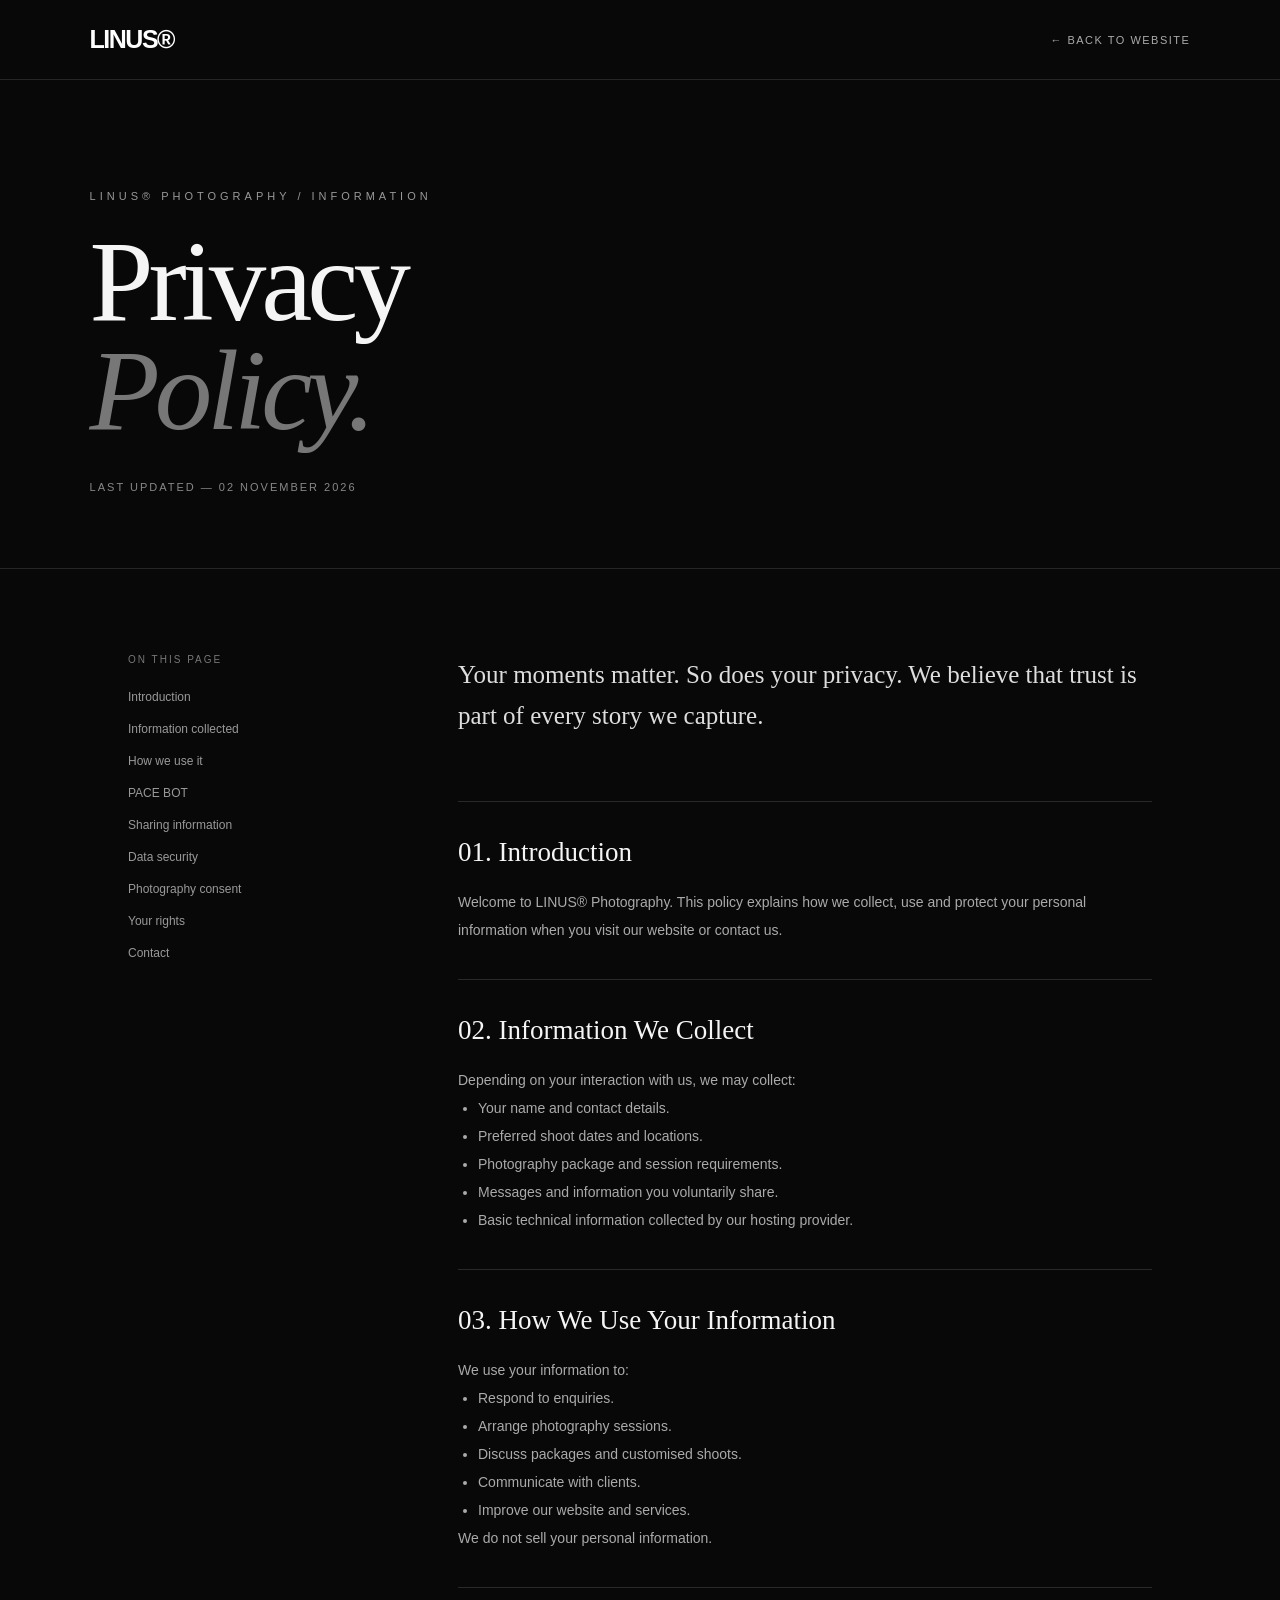
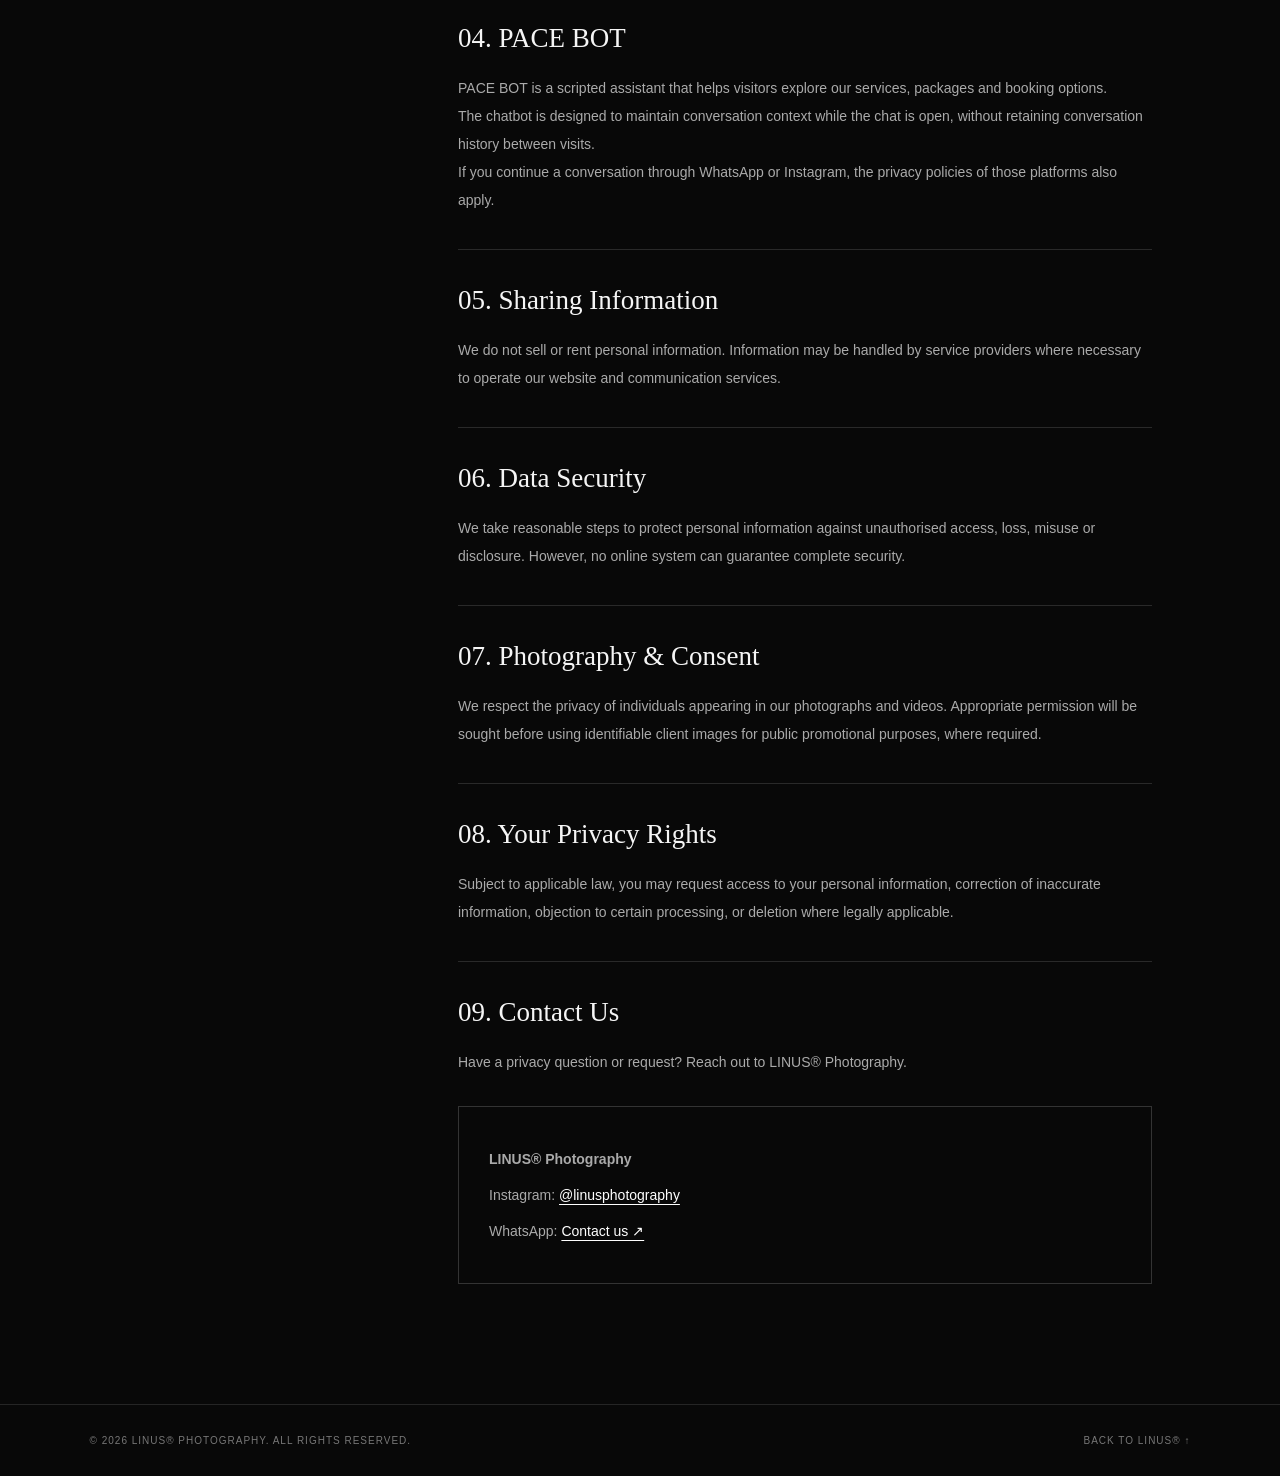
<file: privacypolicy.html>
<!DOCTYPE html>
<html lang="en">

<head>
    <meta charset="UTF-8">
    <meta name="viewport" content="width=device-width, initial-scale=1.0">

    <title>Privacy Policy | LINUS® Photography</title>

    <meta name="description"
        content="Privacy policy for LINUS Photography. Learn how we handle your personal information.">

    <link rel="stylesheet" href="style.css">

    <style>
        /* =================================
           PRIVACY POLICY PAGE
        ================================= */

        * {
            box-sizing: border-box;
        }

        body {
            margin: 0;
            background: #080808;
            color: #f5f5f5;
            font-family: Arial, Helvetica, sans-serif;
        }

        .privacy-header {
            width: 100%;
            padding: 25px 7%;
            display: flex;
            align-items: center;
            justify-content: space-between;
            border-bottom: 1px solid #252525;
        }

        .privacy-logo {
            color: #fff;
            text-decoration: none;
            font-size: 25px;
            font-weight: 800;
            letter-spacing: -1.5px;
        }

        .privacy-back {
            color: #aaa;
            text-decoration: none;
            font-size: 11px;
            letter-spacing: 1.5px;
            transition: color .3s ease;
        }

        .privacy-back:hover {
            color: #fff;
        }

        .privacy-hero {
            padding: 110px 7% 75px;
            border-bottom: 1px solid #252525;
        }

        .privacy-eyebrow {
            color: #999;
            font-size: 11px;
            letter-spacing: 4px;
            margin-bottom: 25px;
        }

        .privacy-hero h1 {
            font-family: Georgia, serif;
            font-size: clamp(55px, 9vw, 115px);
            font-weight: 400;
            letter-spacing: -5px;
            line-height: .95;
            margin: 0;
        }

        .privacy-hero h1 span {
            color: #777;
            font-style: italic;
        }

        .privacy-date {
            margin-top: 35px;
            color: #888;
            font-size: 11px;
            letter-spacing: 2px;
        }

        .privacy-layout {
            display: grid;
            grid-template-columns: 240px 1fr;
            gap: 90px;
            padding: 85px 10%;
            max-width: 1450px;
            margin: auto;
        }

        .privacy-sidebar {
            position: sticky;
            top: 40px;
            align-self: start;
        }

        .privacy-sidebar p {
            color: #777;
            font-size: 10px;
            letter-spacing: 2px;
            margin-bottom: 25px;
        }

        .privacy-sidebar a {
            display: block;
            color: #999;
            text-decoration: none;
            font-size: 12px;
            margin: 18px 0;
            transition: color .3s ease;
        }

        .privacy-sidebar a:hover {
            color: #fff;
        }

        .privacy-content {
            max-width: 760px;
        }

        .privacy-intro {
            font-family: Georgia, serif;
            font-size: 25px;
            line-height: 1.65;
            color: #ddd;
            margin: 0 0 65px;
        }

        .privacy-section {
            padding: 35px 0;
            border-top: 1px solid #292929;
            scroll-margin-top: 35px;
        }

        .privacy-section h2 {
            font-family: Georgia, serif;
            font-size: 27px;
            font-weight: 400;
            margin: 0 0 20px;
        }

        .privacy-section p,
        .privacy-section li {
            color: #aaa;
            font-size: 14px;
            line-height: 2;
        }

        .privacy-section ul {
            padding-left: 20px;
        }

        .privacy-section a {
            color: #fff;
            text-decoration: underline;
            text-underline-offset: 4px;
        }

        .privacy-contact {
            margin-top: 30px;
            padding: 30px;
            border: 1px solid #333;
        }

        .privacy-contact p {
            margin: 8px 0;
        }

        .privacy-footer {
            padding: 30px 7%;
            border-top: 1px solid #252525;
            display: flex;
            justify-content: space-between;
            align-items: center;
            gap: 20px;
        }

        .privacy-footer p,
        .privacy-footer a {
            color: #777;
            font-size: 10px;
            letter-spacing: 1px;
            text-decoration: none;
        }

        .privacy-footer a:hover {
            color: #fff;
        }

        @media (max-width: 800px) {
            .privacy-layout {
                grid-template-columns: 1fr;
                gap: 40px;
                padding: 55px 7%;
            }

            .privacy-sidebar {
                position: static;
                display: none;
            }

            .privacy-hero {
                padding: 85px 7% 60px;
            }

            .privacy-hero h1 {
                letter-spacing: -3px;
            }

            .privacy-intro {
                font-size: 21px;
            }

            .privacy-footer {
                flex-direction: column;
                align-items: flex-start;
            }
        }

        @media (prefers-reduced-motion: reduce) {
            *,
            *::before,
            *::after {
                scroll-behavior: auto !important;
                transition: none !important;
            }
        }
    </style>

</head>

<body>

    <!-- HEADER -->

    <header class="privacy-header">

        <a href="index.html#home" class="privacy-logo">
            LINUS®
        </a>

        <a href="index.html" class="privacy-back">
            ← BACK TO WEBSITE
        </a>

    </header>


    <!-- HERO -->

    <section class="privacy-hero">

        <p class="privacy-eyebrow">
            LINUS® PHOTOGRAPHY / INFORMATION
        </p>

        <h1>
            Privacy<br>
            <span>Policy.</span>
        </h1>

        <p class="privacy-date">
            LAST UPDATED — 02 NOVEMBER 2026
        </p>

    </section>


    <!-- POLICY CONTENT -->

    <main class="privacy-layout">

        <aside class="privacy-sidebar">

            <p>ON THIS PAGE</p>

            <a href="#introduction">Introduction</a>
            <a href="#collection">Information collected</a>
            <a href="#usage">How we use it</a>
            <a href="#chatbot">PACE BOT</a>
            <a href="#sharing">Sharing information</a>
            <a href="#security">Data security</a>
            <a href="#photography">Photography consent</a>
            <a href="#rights">Your rights</a>
            <a href="#contact">Contact</a>

        </aside>


        <div class="privacy-content">

            <p class="privacy-intro">
                Your moments matter. So does your privacy.
                We believe that trust is part of every story
                we capture.
            </p>


            <section class="privacy-section" id="introduction">
                <h2>01. Introduction</h2>

                <p>
                    Welcome to LINUS® Photography. This policy explains
                    how we collect, use and protect your personal
                    information when you visit our website or contact us.
                </p>
            </section>


            <section class="privacy-section" id="collection">
                <h2>02. Information We Collect</h2>

                <p>Depending on your interaction with us, we may collect:</p>

                <ul>
                    <li>Your name and contact details.</li>
                    <li>Preferred shoot dates and locations.</li>
                    <li>Photography package and session requirements.</li>
                    <li>Messages and information you voluntarily share.</li>
                    <li>Basic technical information collected by our hosting provider.</li>
                </ul>
            </section>


            <section class="privacy-section" id="usage">
                <h2>03. How We Use Your Information</h2>

                <p>We use your information to:</p>

                <ul>
                    <li>Respond to enquiries.</li>
                    <li>Arrange photography sessions.</li>
                    <li>Discuss packages and customised shoots.</li>
                    <li>Communicate with clients.</li>
                    <li>Improve our website and services.</li>
                </ul>

                <p>We do not sell your personal information.</p>
            </section>


            <section class="privacy-section" id="chatbot">
                <h2>04. PACE BOT</h2>

                <p>
                    PACE BOT is a scripted assistant that helps visitors
                    explore our services, packages and booking options.
                </p>

                <p>
                    The chatbot is designed to maintain conversation
                    context while the chat is open, without retaining
                    conversation history between visits.
                </p>

                <p>
                    If you continue a conversation through WhatsApp
                    or Instagram, the privacy policies of those
                    platforms also apply.
                </p>
            </section>


            <section class="privacy-section" id="sharing">
                <h2>05. Sharing Information</h2>

                <p>
                    We do not sell or rent personal information.
                    Information may be handled by service providers
                    where necessary to operate our website and
                    communication services.
                </p>
            </section>


            <section class="privacy-section" id="security">
                <h2>06. Data Security</h2>

                <p>
                    We take reasonable steps to protect personal
                    information against unauthorised access, loss,
                    misuse or disclosure. However, no online system
                    can guarantee complete security.
                </p>
            </section>


            <section class="privacy-section" id="photography">
                <h2>07. Photography & Consent</h2>

                <p>
                    We respect the privacy of individuals appearing
                    in our photographs and videos. Appropriate
                    permission will be sought before using identifiable
                    client images for public promotional purposes,
                    where required.
                </p>
            </section>


            <section class="privacy-section" id="rights">
                <h2>08. Your Privacy Rights</h2>

                <p>
                    Subject to applicable law, you may request access
                    to your personal information, correction of
                    inaccurate information, objection to certain
                    processing, or deletion where legally applicable.
                </p>
            </section>


            <section class="privacy-section" id="contact">
                <h2>09. Contact Us</h2>

                <p>
                    Have a privacy question or request?
                    Reach out to LINUS® Photography.
                </p>

                <div class="privacy-contact">

                    <p><strong>LINUS® Photography</strong></p>

                   

                    <p>
                        Instagram:
                        <a href="https://www.instagram.com/_linusphotography/"
                           target="_blank" rel="noopener noreferrer">
                            @linusphotography
                        </a>
                    </p>

                    <p>
                        WhatsApp:
                        <a href="https://wa.me/254768810218">
                            Contact us ↗
                        </a>
                    </p>

                </div>

            </section>

        </div>

    </main>


    <!-- FOOTER -->

    <footer class="privacy-footer">

        <p>© 2026 LINUS® PHOTOGRAPHY. ALL RIGHTS RESERVED.</p>

        <a href="index.html">BACK TO LINUS® ↑</a>

    </footer>

</body>
</html>
</file>
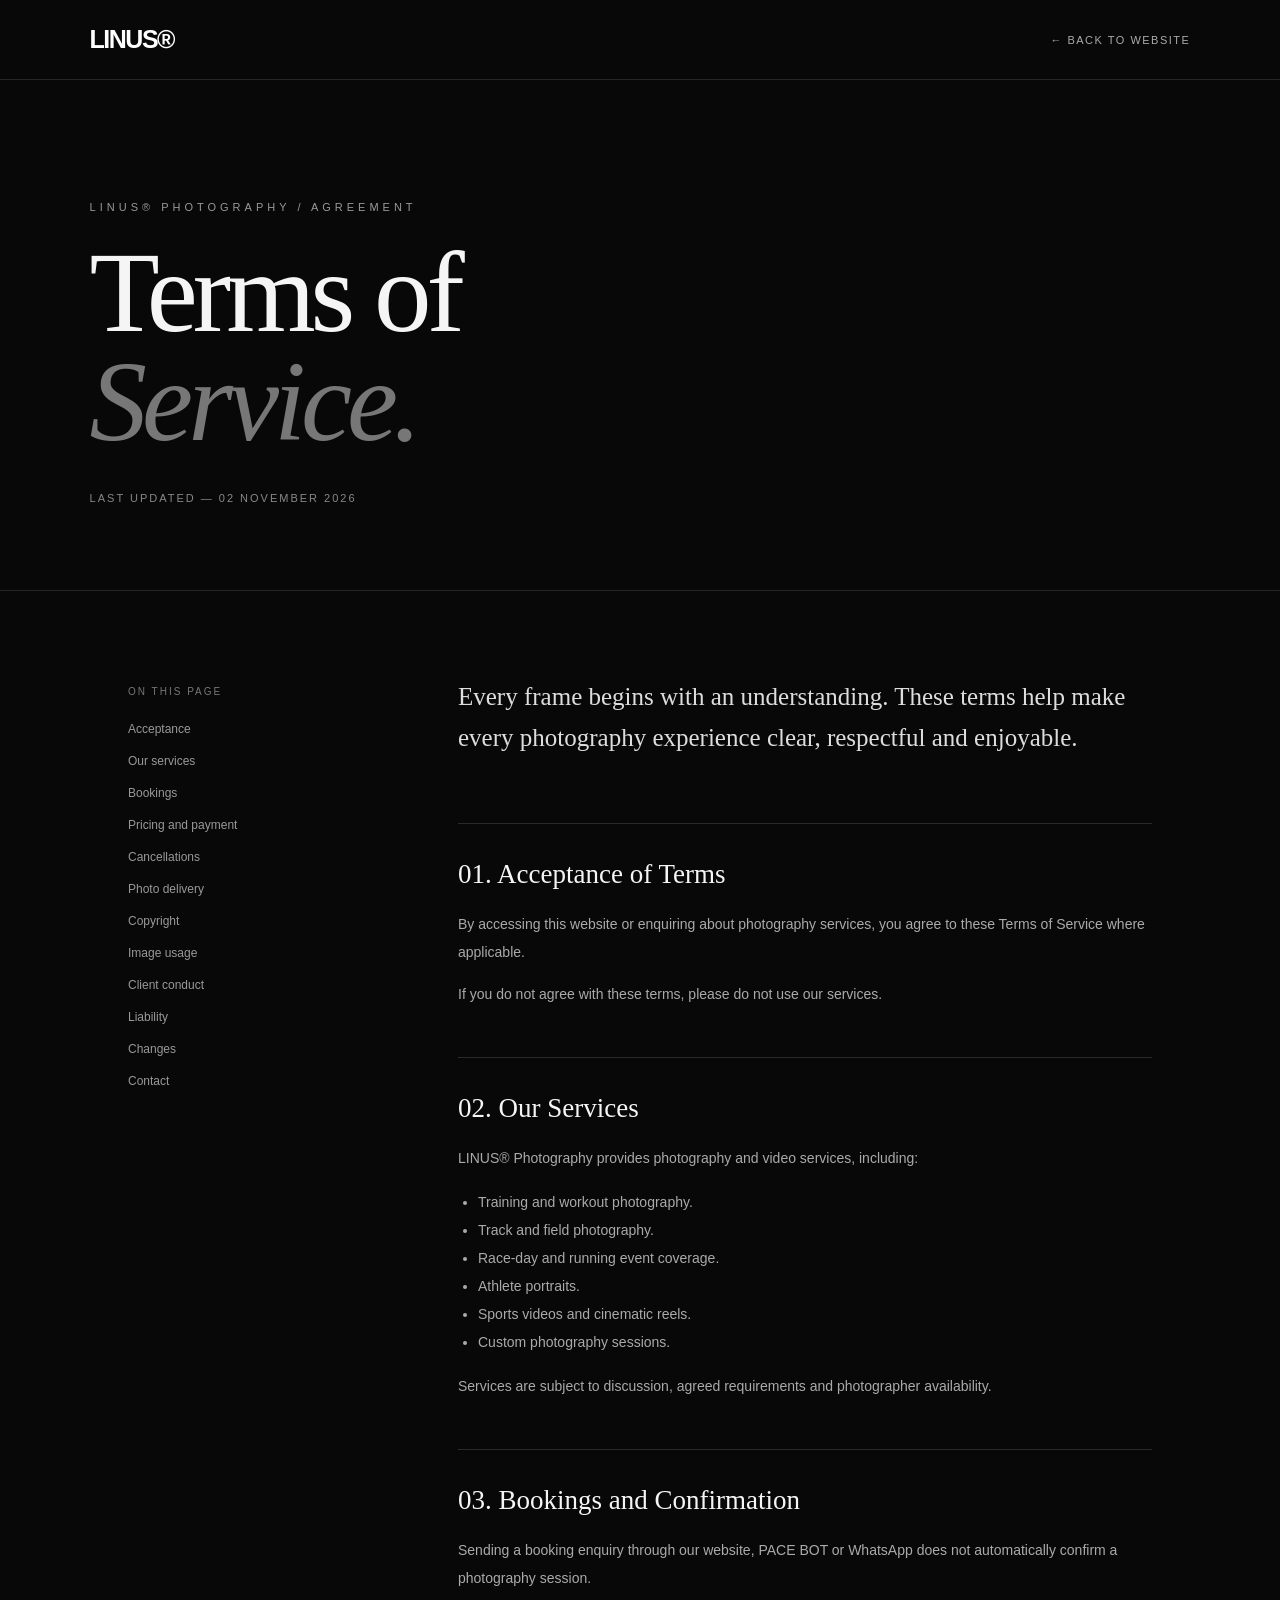
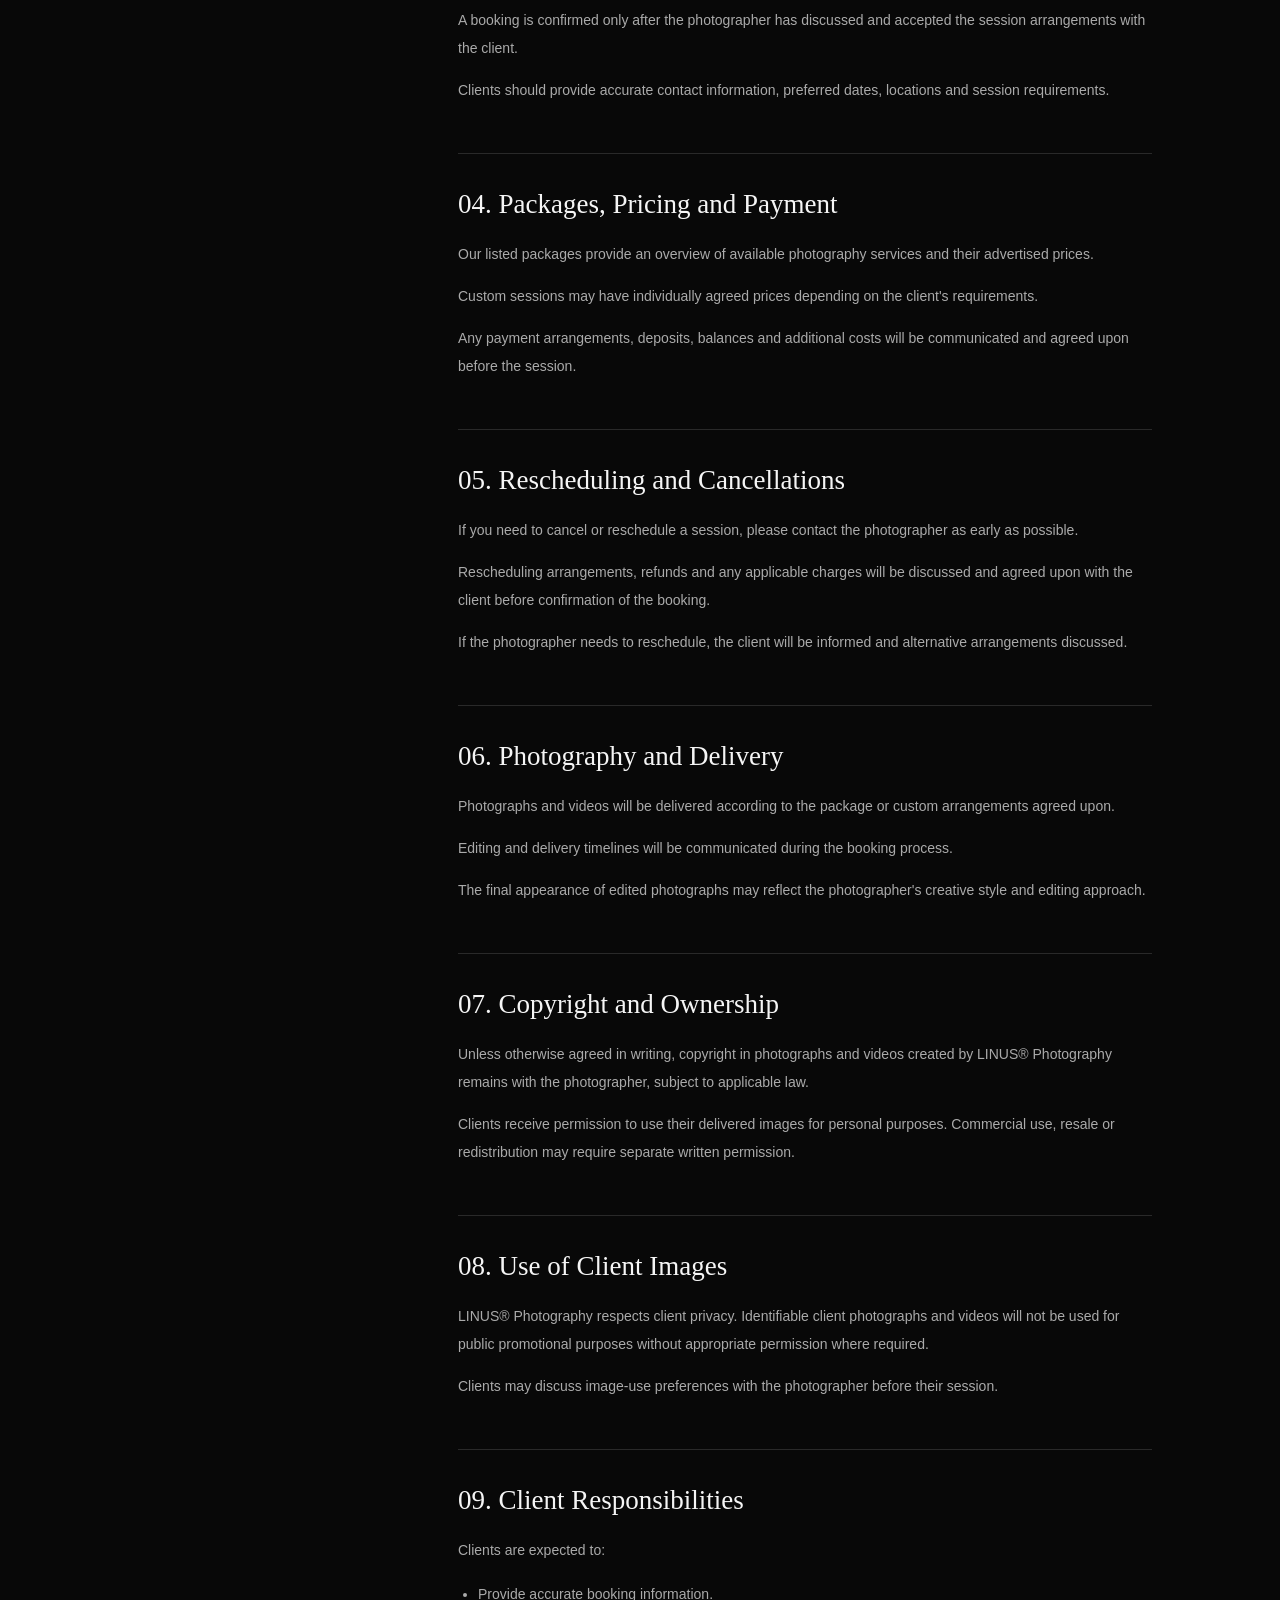
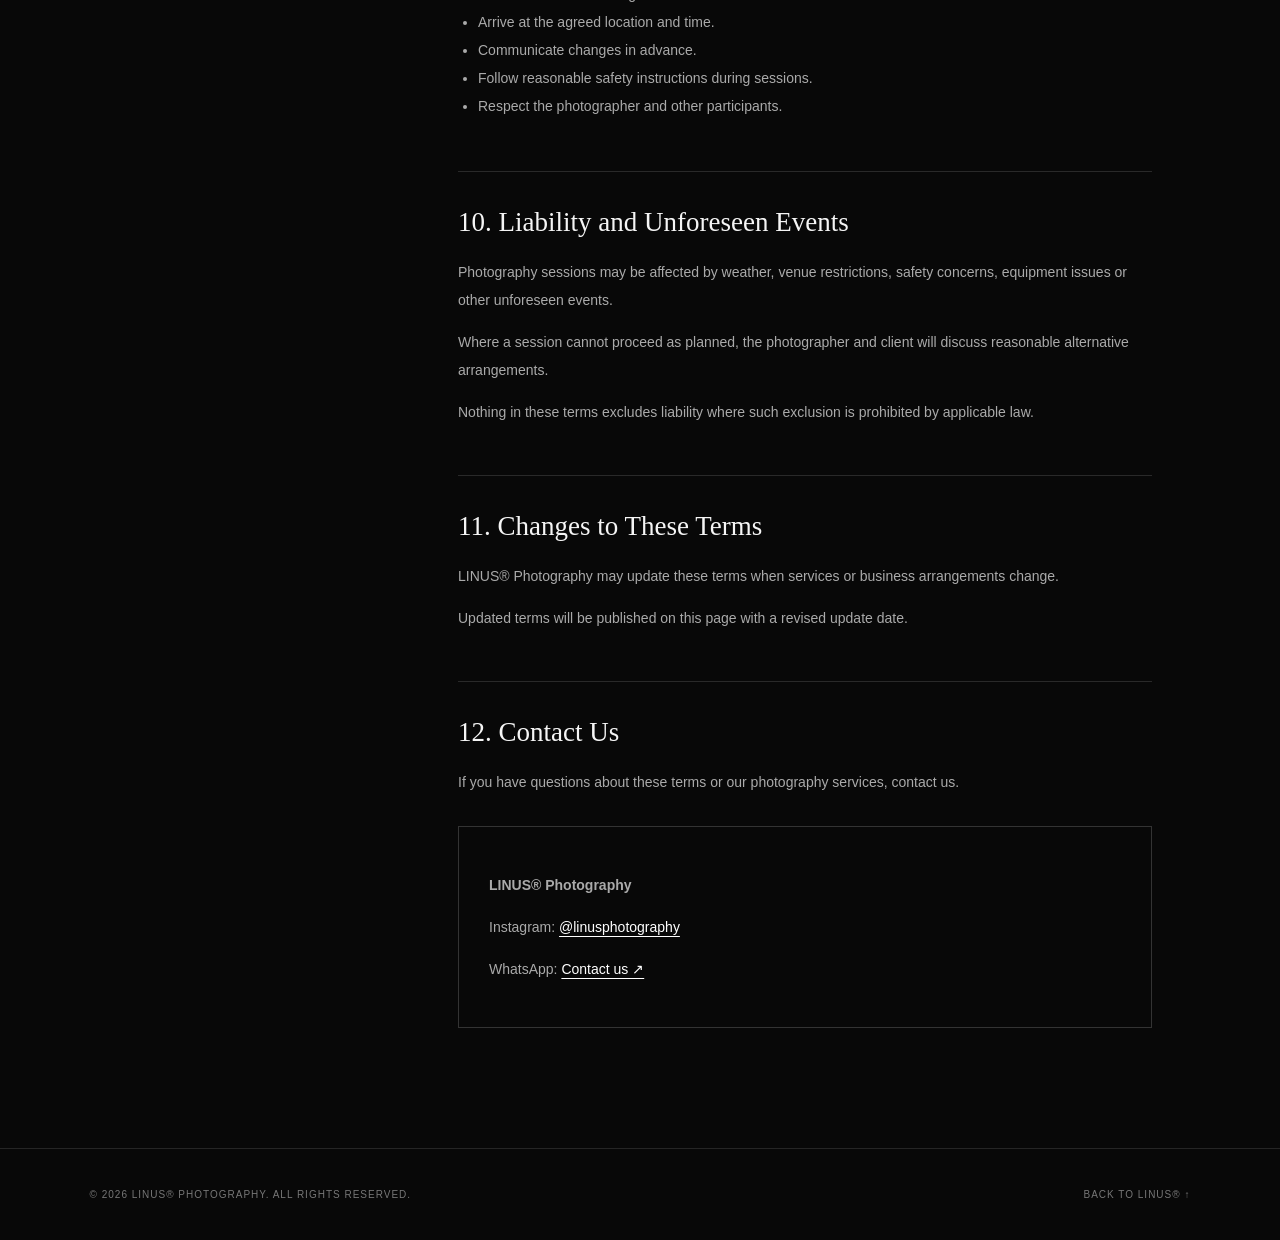
<file: terms-of-service.html>
<!DOCTYPE html>
<html lang="en">

<head>
    <meta charset="UTF-8">
    <meta name="viewport" content="width=device-width, initial-scale=1.0">

    <title>Terms of Service | LINUS® Photography</title>

    <meta name="description"
        content="Terms and conditions for photography services provided by LINUS Photography.">

    <style>
        * {
            box-sizing: border-box;
        }

        html {
            scroll-behavior: smooth;
        }

        body {
            margin: 0;
            background: #080808;
            color: #f5f5f5;
            font-family: Arial, Helvetica, sans-serif;
        }

        .terms-header {
            padding: 25px 7%;
            display: flex;
            justify-content: space-between;
            align-items: center;
            border-bottom: 1px solid #252525;
        }

        .terms-logo {
            color: #fff;
            text-decoration: none;
            font-size: 25px;
            font-weight: 800;
            letter-spacing: -1.5px;
        }

        .terms-back {
            color: #aaa;
            font-size: 11px;
            letter-spacing: 1.5px;
            text-decoration: none;
        }

        .terms-back:hover {
            color: #fff;
        }

        .terms-hero {
            padding: 110px 7% 75px;
            border-bottom: 1px solid #252525;
        }

        .terms-eyebrow {
            color: #999;
            font-size: 11px;
            letter-spacing: 4px;
            margin-bottom: 25px;
        }

        .terms-hero h1 {
            font-family: Georgia, serif;
            font-size: clamp(55px, 9vw, 115px);
            font-weight: 400;
            letter-spacing: -5px;
            line-height: .95;
            margin: 0;
        }

        .terms-hero h1 span {
            color: #777;
            font-style: italic;
        }

        .terms-date {
            margin-top: 35px;
            color: #888;
            font-size: 11px;
            letter-spacing: 2px;
        }

        .terms-layout {
            display: grid;
            grid-template-columns: 240px 1fr;
            gap: 90px;
            padding: 85px 10%;
            max-width: 1450px;
            margin: auto;
        }

        .terms-sidebar {
            position: sticky;
            top: 40px;
            align-self: start;
        }

        .terms-sidebar p {
            color: #777;
            font-size: 10px;
            letter-spacing: 2px;
            margin-bottom: 25px;
        }

        .terms-sidebar a {
            display: block;
            color: #999;
            text-decoration: none;
            font-size: 12px;
            margin: 18px 0;
            transition: color .3s ease;
        }

        .terms-sidebar a:hover {
            color: #fff;
        }

        .terms-content {
            max-width: 760px;
        }

        .terms-intro {
            font-family: Georgia, serif;
            font-size: 25px;
            line-height: 1.65;
            color: #ddd;
            margin: 0 0 65px;
        }

        .terms-section {
            padding: 35px 0;
            border-top: 1px solid #292929;
            scroll-margin-top: 35px;
        }

        .terms-section h2 {
            font-family: Georgia, serif;
            font-size: 27px;
            font-weight: 400;
            margin: 0 0 20px;
        }

        .terms-section p,
        .terms-section li {
            color: #aaa;
            font-size: 14px;
            line-height: 2;
        }

        .terms-section ul {
            padding-left: 20px;
        }

        .terms-section a {
            color: #fff;
            text-decoration: underline;
            text-underline-offset: 4px;
        }

        .terms-contact {
            margin-top: 30px;
            padding: 30px;
            border: 1px solid #333;
        }

        .terms-footer {
            padding: 30px 7%;
            border-top: 1px solid #252525;
            display: flex;
            justify-content: space-between;
            align-items: center;
            gap: 20px;
        }

        .terms-footer p,
        .terms-footer a {
            color: #777;
            font-size: 10px;
            letter-spacing: 1px;
            text-decoration: none;
        }

        .terms-footer a:hover {
            color: #fff;
        }

        @media (max-width: 800px) {
            .terms-layout {
                grid-template-columns: 1fr;
                gap: 40px;
                padding: 55px 7%;
            }

            .terms-sidebar {
                display: none;
            }

            .terms-hero {
                padding: 85px 7% 60px;
            }

            .terms-hero h1 {
                letter-spacing: -3px;
            }

            .terms-intro {
                font-size: 21px;
            }

            .terms-footer {
                flex-direction: column;
                align-items: flex-start;
            }
        }

        @media (prefers-reduced-motion: reduce) {
            html {
                scroll-behavior: auto;
            }
        }
    </style>
</head>

<body>

    <!-- HEADER -->

    <header class="terms-header">

        <a href="index.html#home" class="terms-logo">
            LINUS®
        </a>

        <a href="index.html" class="terms-back">
            ← BACK TO WEBSITE
        </a>

    </header>


    <!-- HERO -->

    <section class="terms-hero">

        <p class="terms-eyebrow">
            LINUS® PHOTOGRAPHY / AGREEMENT
        </p>

        <h1>
            Terms of<br>
            <span>Service.</span>
        </h1>

        <p class="terms-date">
            LAST UPDATED — 02 NOVEMBER 2026
        </p>

    </section>


    <!-- TERMS CONTENT -->

    <main class="terms-layout">

        <aside class="terms-sidebar">

            <p>ON THIS PAGE</p>

            <a href="#acceptance">Acceptance</a>
            <a href="#services">Our services</a>
            <a href="#booking">Bookings</a>
            <a href="#payment">Pricing and payment</a>
            <a href="#cancellation">Cancellations</a>
            <a href="#delivery">Photo delivery</a>
            <a href="#copyright">Copyright</a>
            <a href="#usage">Image usage</a>
            <a href="#conduct">Client conduct</a>
            <a href="#liability">Liability</a>
            <a href="#changes">Changes</a>
            <a href="#contact">Contact</a>

        </aside>


        <div class="terms-content">

            <p class="terms-intro">
                Every frame begins with an understanding.
                These terms help make every photography
                experience clear, respectful and enjoyable.
            </p>


            <section class="terms-section" id="acceptance">
                <h2>01. Acceptance of Terms</h2>

                <p>
                    By accessing this website or enquiring about
                    photography services, you agree to these
                    Terms of Service where applicable.
                </p>

                <p>
                    If you do not agree with these terms,
                    please do not use our services.
                </p>
            </section>


            <section class="terms-section" id="services">
                <h2>02. Our Services</h2>

                <p>
                    LINUS® Photography provides photography and
                    video services, including:
                </p>

                <ul>
                    <li>Training and workout photography.</li>
                    <li>Track and field photography.</li>
                    <li>Race-day and running event coverage.</li>
                    <li>Athlete portraits.</li>
                    <li>Sports videos and cinematic reels.</li>
                    <li>Custom photography sessions.</li>
                </ul>

                <p>
                    Services are subject to discussion, agreed
                    requirements and photographer availability.
                </p>
            </section>


            <section class="terms-section" id="booking">
                <h2>03. Bookings and Confirmation</h2>

                <p>
                    Sending a booking enquiry through our website,
                    PACE BOT or WhatsApp does not automatically
                    confirm a photography session.
                </p>

                <p>
                    A booking is confirmed only after the
                    photographer has discussed and accepted
                    the session arrangements with the client.
                </p>

                <p>
                    Clients should provide accurate contact
                    information, preferred dates, locations
                    and session requirements.
                </p>
            </section>


            <section class="terms-section" id="payment">
                <h2>04. Packages, Pricing and Payment</h2>

                <p>
                    Our listed packages provide an overview
                    of available photography services and
                    their advertised prices.
                </p>

                <p>
                    Custom sessions may have individually
                    agreed prices depending on the client's
                    requirements.
                </p>

                <p>
                    Any payment arrangements, deposits,
                    balances and additional costs will be
                    communicated and agreed upon before
                    the session.
                </p>
            </section>


            <section class="terms-section" id="cancellation">
                <h2>05. Rescheduling and Cancellations</h2>

                <p>
                    If you need to cancel or reschedule a session,
                    please contact the photographer as early
                    as possible.
                </p>

                <p>
                    Rescheduling arrangements, refunds and
                    any applicable charges will be discussed
                    and agreed upon with the client before
                    confirmation of the booking.
                </p>

                <p>
                    If the photographer needs to reschedule,
                    the client will be informed and alternative
                    arrangements discussed.
                </p>
            </section>


            <section class="terms-section" id="delivery">
                <h2>06. Photography and Delivery</h2>

                <p>
                    Photographs and videos will be delivered
                    according to the package or custom
                    arrangements agreed upon.
                </p>

                <p>
                    Editing and delivery timelines will be
                    communicated during the booking process.
                </p>

                <p>
                    The final appearance of edited photographs
                    may reflect the photographer's creative
                    style and editing approach.
                </p>
            </section>


            <section class="terms-section" id="copyright">
                <h2>07. Copyright and Ownership</h2>

                <p>
                    Unless otherwise agreed in writing,
                    copyright in photographs and videos
                    created by LINUS® Photography remains
                    with the photographer, subject to
                    applicable law.
                </p>

                <p>
                    Clients receive permission to use their
                    delivered images for personal purposes.
                    Commercial use, resale or redistribution
                    may require separate written permission.
                </p>
            </section>


            <section class="terms-section" id="usage">
                <h2>08. Use of Client Images</h2>

                <p>
                    LINUS® Photography respects client privacy.
                    Identifiable client photographs and videos
                    will not be used for public promotional
                    purposes without appropriate permission
                    where required.
                </p>

                <p>
                    Clients may discuss image-use preferences
                    with the photographer before their session.
                </p>
            </section>


            <section class="terms-section" id="conduct">
                <h2>09. Client Responsibilities</h2>

                <p>
                    Clients are expected to:
                </p>

                <ul>
                    <li>Provide accurate booking information.</li>
                    <li>Arrive at the agreed location and time.</li>
                    <li>Communicate changes in advance.</li>
                    <li>Follow reasonable safety instructions during sessions.</li>
                    <li>Respect the photographer and other participants.</li>
                </ul>
            </section>


            <section class="terms-section" id="liability">
                <h2>10. Liability and Unforeseen Events</h2>

                <p>
                    Photography sessions may be affected by
                    weather, venue restrictions, safety concerns,
                    equipment issues or other unforeseen events.
                </p>

                <p>
                    Where a session cannot proceed as planned,
                    the photographer and client will discuss
                    reasonable alternative arrangements.
                </p>

                <p>
                    Nothing in these terms excludes liability
                    where such exclusion is prohibited by
                    applicable law.
                </p>
            </section>


            <section class="terms-section" id="changes">
                <h2>11. Changes to These Terms</h2>

                <p>
                    LINUS® Photography may update these terms
                    when services or business arrangements change.
                </p>

                <p>
                    Updated terms will be published on this page
                    with a revised update date.
                </p>
            </section>


            <section class="terms-section" id="contact">
                <h2>12. Contact Us</h2>

                <p>
                    If you have questions about these terms
                    or our photography services, contact us.
                </p>

                <div class="terms-contact">

                    <p><strong>LINUS® Photography</strong></p>

                   

                    <p>
                        Instagram:
                        <a href="https://www.instagram.com/_linusphotography/"
                           target="_blank" rel="noopener noreferrer">
                            @linusphotography
                        </a>
                    </p>

                    <p>
                        WhatsApp:
                        <a href="https://wa.me/254768810218">
                            Contact us ↗
                        </a>
                    </p>

                </div>

            </section>

        </div>

    </main>


    <!-- FOOTER -->

    <footer class="terms-footer">

        <p>© 2026 LINUS® PHOTOGRAPHY. ALL RIGHTS RESERVED.</p>

        <a href="index.html">BACK TO LINUS® ↑</a>

    </footer>

</body>
</html>
</file>
<file: style.css>
/* =========================================
   LINUS® PHOTOGRAPHY
   HERO SECTION
========================================= */

@import url('https://fonts.googleapis.com/css2?family=DM+Sans:wght@400;500;600;700&family=Playfair+Display:ital,wght@0,500;0,600;1,500&display=swap');


/* RESET */

* {
    margin: 0;
    padding: 0;
    box-sizing: border-box;
}

html {
    scroll-behavior: smooth;
}

body {
    background: #080808;
    color: #ffffff;
    font-family: 'DM Sans', sans-serif;
    overflow-x: hidden;
}

a {
    color: inherit;
    text-decoration: none;
}


/* HEADER */

.site-header {
    position: absolute;
    top: 0;
    left: 0;
    width: 100%;
    height: 105px;
    padding: 0 6%;
    display: flex;
    align-items: center;
    justify-content: space-between;
    z-index: 10;
}


/* LOGO */



/* LOGO */

.logo {
    display: flex;
    align-items: center;
    justify-content: center;
    width: 85px;
    height: 75px;
    flex-shrink: 0;
}

.logo img {
    display: block;
    width: 100%;
    height: 100%;
    object-fit: contain;
    mix-blend-mode: screen;
}


/* NAVIGATION */

.navigation {
    display: flex;
    align-items: center;
    gap: 29px;
}

.navigation a {
    font-size: 9px;
    font-weight: 600;
    letter-spacing: 1.4px;
    color: rgba(255, 255, 255, 0.82);
    transition: color 0.3s ease;
}

.navigation a:hover {
    color: #ffffff;
}


/* HERO */

.hero {
    position: relative;
    width: 100%;
    height: 100vh;
    min-height: 650px;
    overflow: hidden;
    display: flex;
    align-items: center;
    background: #080808;
}


/* BACKGROUND VIDEO */

.hero-video {
    position: absolute;
    inset: 0;
    width: 100%;
    height: 100%;
    object-fit: cover;
    object-position: center;
    z-index: 0;
}


/* DARK OVERLAY */

.hero-overlay {
    position: absolute;
    inset: 0;
    z-index: 1;

    background:
        linear-gradient(
            90deg,
            rgba(0, 0, 0, 0.78) 0%,
            rgba(0, 0, 0, 0.35) 55%,
            rgba(0, 0, 0, 0.25) 100%
        );

}


/* HERO CONTENT */

.hero-content {
    position: relative;
    z-index: 2;
    margin-left: 10%;
    margin-top: 45px;
    max-width: 750px;
}


.hero-label {
    font-size: 10px;
    letter-spacing: 4px;
    font-weight: 600;
    color: rgba(255, 255, 255, 0.75);
    margin-bottom: 28px;
}


.hero-content h1 {
    font-size: clamp(75px, 11vw, 165px);
    line-height: 0.82;
    font-weight: 700;
    letter-spacing: -9px;
    text-transform: uppercase;
}


.hero-content h1 span {
    font-family: 'Playfair Display', serif;
    font-weight: 500;
    font-style: italic;
    letter-spacing: -8px;
}


.hero-description {
    max-width: 310px;
    margin-top: 40px;
    font-size: 13px;
    line-height: 1.9;
    color: rgba(255, 255, 255, 0.75);
    letter-spacing: 0.3px;
}


/* HERO FOOTER */

.hero-footer {
    position: absolute;
    bottom: 38px;
    left: 6%;
    right: 6%;
    z-index: 3;

    display: flex;
    justify-content: space-between;
    align-items: center;
}


.hero-footer span,
.hero-footer a {
    font-size: 9px;
    font-weight: 600;
    letter-spacing: 2px;
    color: rgba(255, 255, 255, 0.75);
}


.hero-footer a {
    transition: opacity 0.3s ease;
}

.hero-footer a:hover {
    opacity: 0.55;
}


/* =========================================
   TABLET RESPONSIVENESS
========================================= */

@media (max-width: 1000px) {

    .site-header {
        padding: 0 5%;
    }

    .logo {
        width: 110px;
    }

    .navigation {
        gap: 15px;
    }

    .navigation a {
        font-size: 8px;
        letter-spacing: 1px;
    }

    .hero-content {
        margin-left: 7%;
    }

}


/* =========================================
   MOBILE RESPONSIVENESS
========================================= */

@media (max-width: 700px) {

    .site-header {
        height: 85px;
        padding: 0 6%;
    }

    .logo {
        width: 105px;
    }

    .navigation {
        display: none;
    }

    .hero {
        min-height: 600px;
        height: 100svh;
    }

    .hero-video {
        object-position: 58% center;
    }

    .hero-overlay {
        background:
            linear-gradient(
                0deg,
                rgba(0, 0, 0, 0.75),
                rgba(0, 0, 0, 0.2) 75%
            );
    }

    .hero-content {
        margin: 0 7%;
        margin-top: 30px;
    }

    .hero-label {
        font-size: 8px;
        letter-spacing: 2.5px;
        margin-bottom: 25px;
    }

    .hero-content h1 {
        font-size: clamp(65px, 17vw, 105px);
        letter-spacing: -5px;
        line-height: 0.88;
    }

    .hero-content h1 span {
        letter-spacing: -5px;
    }

    .hero-description {
        margin-top: 28px;
        font-size: 12px;
        max-width: 260px;
    }

    .hero-footer {
        left: 6%;
        right: 6%;
        bottom: 25px;
    }

    .hero-footer span {
        display: none;
    }

    .hero-footer a {
        font-size: 8px;
        letter-spacing: 1.5px;
    }

}

/* =========================================
   OUR STORY — SCROLL EXPERIENCE
========================================= */

.story-section {
    position: relative;
    height: 400vh;
    background: #080808;
}

.story-sticky {
    position: sticky;
    top: 0;
    width: 100%;
    height: 100vh;
    min-height: 600px;
    overflow: hidden;
    background: #080808;
}

.story-image {
    position: absolute;
    inset: 0;
    overflow: hidden;
}

.story-image img {
    width: 100%;
    height: 100%;
    object-fit: cover;
    object-position: center;

    filter: grayscale(100%) contrast(1.12);

    transform: scale(1.25);

    transition:
        transform 0.25s linear,
        opacity 0.35s ease,
        filter 0.2s linear;
}

.story-overlay {
    position: absolute;
    inset: 0;
    background:
        linear-gradient(
            90deg,
            rgba(0,0,0,.82),
            rgba(0,0,0,.18)
        );
}

.story-content {
    position: absolute;
    z-index: 2;
    left: 10%;
    top: 50%;
    transform: translateY(-50%);
    max-width: 680px;
}

.story-label {
    font-size: 10px;
    letter-spacing: 4px;
    margin-bottom: 30px;
    color: rgba(255,255,255,.7);
}

.story-content h2 {
    font-size: clamp(55px, 8vw, 115px);
    line-height: .92;
    letter-spacing: -5px;
    font-weight: 700;
}

.story-content p:last-child {
    max-width: 350px;
    margin-top: 30px;
    font-size: 13px;
    line-height: 1.9;
    color: rgba(255,255,255,.75);
}

.story-bottom {
    position: absolute;
    bottom: 35px;
    left: 6%;
    right: 6%;
    display: flex;
    justify-content: space-between;
    font-size: 9px;
    letter-spacing: 2px;
    color: rgba(255,255,255,.7);
    z-index: 2;
}

@media (max-width: 768px) {
    .story-content {
        left: 7%;
        right: 7%;
    }

    .story-content h2 {
        letter-spacing: -3px;
    }

    .story-bottom {
        left: 7%;
        right: 7%;
        font-size: 8px;
    }
}


.story-section {
    position: relative;
    height: 400vh;
    background: #080808;
}

.story-sticky {
    position: sticky;
    top: 0;
    height: 100vh;
    overflow: hidden;
}
.story-image img {
    transition:
        transform 0.25s linear,
        opacity 0.35s ease;
}

/* =========================================
   GALLERY — LINUS® EDITORIAL PHOTOGRAPHY
========================================= */

.gallery-section {
    position: relative;
    background: #080808;
    padding: 140px 8% 120px;
    overflow: hidden;
}

/* GALLERY HEADING */

.gallery-heading {
    margin-bottom: 75px;
}

.gallery-heading > p,
.gallery-heading > span {
    font-size: 9px;
    letter-spacing: 3px;
    color: rgba(255,255,255,.6);
}

.gallery-heading h2 {
    font-size: clamp(55px, 9vw, 125px);
    line-height: .88;
    letter-spacing: -6px;
    margin: 35px 0;
}

.gallery-heading h2 em {
    font-family: 'Playfair Display', serif;
    font-weight: 400;
}

/* PORTRAIT PHOTO ARRANGEMENT */

.gallery-grid {
    display: grid;
    grid-template-columns: repeat(2, minmax(0, 1fr));
    column-gap: 18px;
    row-gap: 28px;
    align-items: start;
}

.gallery-item {
    position: relative;
    width: 100%;
    margin: 0;
    overflow: hidden;
}

.gallery-large {
    width: 100%;
}

.gallery-small {
    width: 100%;
    margin: 0;
}

/* PORTRAIT IMAGE FRAME */

.gallery-item img {
    display: block;
    width: 100%;
    height: auto;
    aspect-ratio: 3 / 4;
    object-fit: cover;
    object-position: center;
    filter: grayscale(100%) contrast(1.08);

    transition:
        filter .7s ease,
        transform 1s ease;
}

.gallery-large img,
.gallery-small img {
    aspect-ratio: 3 / 4;
}

.gallery-item:hover img {
    filter: grayscale(0%) contrast(1.04);
    transform: scale(1.025);
}

/* IMAGE CAPTIONS */

.gallery-item figcaption {
    padding-top: 10px;
    font-size: 9px;
    letter-spacing: 2px;
    color: rgba(255,255,255,.7);
}

/* GALLERY ENDING */

.gallery-ending {
    margin-top: 110px;
    text-align: right;
}

.gallery-ending p {
    font-size: 10px;
    letter-spacing: 3px;
    color: rgba(255,255,255,.55);
}

.gallery-ending h3 {
    margin-top: 20px;
    font-size: clamp(38px, 6vw, 80px);
    line-height: .95;
    letter-spacing: -3px;
}

/* TABLETS */

@media (max-width: 768px) {

    .gallery-section {
        padding: 100px 6%;
    }

    .gallery-heading {
        margin-bottom: 55px;
    }

    .gallery-heading h2 {
        letter-spacing: -3px;
    }

    .gallery-grid {
        grid-template-columns: repeat(2, minmax(0, 1fr));
        column-gap: 12px;
        row-gap: 20px;
    }

    .gallery-item img {
        aspect-ratio: 3 / 4;
    }

    .gallery-item figcaption {
        font-size: 8px;
        letter-spacing: 1px;
        padding-top: 8px;
    }

    .gallery-ending {
        margin-top: 80px;
    }
}

/* SMALL PHONES */

@media (max-width: 480px) {

    .gallery-section {
        padding: 85px 5%;
    }

    .gallery-grid {
        grid-template-columns: repeat(2, minmax(0, 1fr));
        column-gap: 8px;
        row-gap: 16px;
    }

    .gallery-large,
    .gallery-small {
        width: 100%;
        margin: 0;
    }

    .gallery-item img {
        aspect-ratio: 3 / 4;
    }

    .gallery-item figcaption {
        font-size: 7px;
        letter-spacing: .7px;
    }

    .gallery-ending {
        margin-top: 65px;
    }

}

/* =========================================
   THE EXPERIENCE — LINUS®
========================================= */

/* =========================================
   THE EXPERIENCE — LINUS® PHOTOGRAPHY
========================================= */

/* =========================================
   THE EXPERIENCE — LINUS® PHOTOGRAPHY
========================================= */

.experience-section {
    position: relative;
    background: #080808;
    color: #f5f5f2;
    padding: 130px 8% 100px;
    overflow: hidden;
}

/* INTRODUCTION */

.experience-intro {
    max-width: 900px;
    margin-bottom: 80px;
}

.experience-eyebrow {
    font-size: 9px;
    letter-spacing: 3px;
    color: rgba(255,255,255,.55);
}

.experience-intro h2 {
    font-size: clamp(65px, 11vw, 145px);
    line-height: .82;
    letter-spacing: -7px;
    margin: 38px 0;
}

.experience-intro h2 em {
    font-family: 'Playfair Display', serif;
    font-weight: 400;
}

.experience-description {
    max-width: 390px;
    font-size: 14px;
    line-height: 1.9;
    color: rgba(255,255,255,.65);
    margin-left: 35%;
}

/* =========================================
   VIDEO + SIDE TYPOGRAPHY
========================================= */

.experience-video-layout {
    width: 100%;
    display: grid;
    grid-template-columns: minmax(0, 1fr) minmax(0, 520px) minmax(0, 1fr);
    align-items: center;
    gap: 25px;
}

/* PORTRAIT VIDEO */

.experience-visual {
    position: relative;
    width: 100%;
    aspect-ratio: 9 / 16;
    overflow: hidden;
    background: #080808;
}

.experience-video {
    display: block;
    width: 100%;
    height: 100%;
    object-fit: contain;
    object-position: center;
    filter: none;
}

.experience-video-overlay {
    position: absolute;
    inset: 0;
    background: linear-gradient(
        to top,
        rgba(0,0,0,.55),
        transparent 40%
    );
    pointer-events: none;
}

/* VIDEO CAPTION */

.experience-caption {
    position: absolute;
    z-index: 2;
    bottom: 20px;
    left: 16px;
    right: 16px;
    display: flex;
    justify-content: space-between;
    gap: 10px;
    font-size: 7px;
    letter-spacing: 1.5px;
    color: #fff;
    pointer-events: none;
}

/* SIDE WORDS */

.experience-side {
    height: 100%;
    display: flex;
    flex-direction: column;
    justify-content: space-between;
    padding: 45px 0;
}

.side-message span {
    display: block;
    font-size: 8px;
    letter-spacing: 2px;
    color: rgba(255,255,255,.4);
    margin-bottom: 15px;
}

.side-message h3 {
    font-size: clamp(30px, 4vw, 65px);
    line-height: .85;
    letter-spacing: -3px;
    font-weight: 500;
    margin: 0;
}

.experience-side-left {
    text-align: left;
}

.experience-side-right {
    text-align: right;
    align-items: flex-end;
}

.side-signature {
    font-size: 9px;
    line-height: 1.8;
    letter-spacing: 2px;
    color: rgba(255,255,255,.45);
}

/* =========================================
   EXPERIENCE STEPS
========================================= */

.experience-steps {
    display: grid;
    grid-template-columns: repeat(3, minmax(0, 1fr));
    gap: 35px;
    margin-top: 120px;
}

.experience-step {
    border-top: 1px solid rgba(255,255,255,.35);
    padding-top: 20px;
}

.step-word {
    font-size: 9px;
    letter-spacing: 2px;
    color: rgba(255,255,255,.5);
}

.experience-step h3 {
    font-size: clamp(28px, 4vw, 48px);
    letter-spacing: -2px;
    margin: 28px 0 15px;
}

.experience-step p {
    max-width: 280px;
    font-size: 12px;
    line-height: 1.9;
    color: rgba(255,255,255,.6);
}

/* ENDING */

.experience-ending {
    margin-top: 110px;
    text-align: center;
}

.experience-ending p {
    font-size: 9px;
    letter-spacing: 3px;
    color: rgba(255,255,255,.55);
}

/* =========================================
   TABLET
========================================= */

@media (max-width: 900px) {

    .experience-video-layout {
        grid-template-columns: minmax(0, 1fr) minmax(0, 430px) minmax(0, 1fr);
        gap: 15px;
    }

    .side-message h3 {
        font-size: 35px;
        letter-spacing: -2px;
    }

    .side-message span {
        font-size: 7px;
        letter-spacing: 1px;
    }
}

@media (max-width: 768px) {

    .experience-section {
        padding: 100px 6% 80px;
    }

    .experience-intro h2 {
        letter-spacing: -4px;
    }

    .experience-description {
        margin-left: 15%;
    }

    .experience-steps {
        gap: 20px;
        margin-top: 85px;
    }
}

/* =========================================
   PHONE
========================================= */

@media (max-width: 600px) {

    .experience-video-layout {
        grid-template-columns: 1fr;
        gap: 20px;
    }

    .experience-side {
        height: auto;
        padding: 0;
        flex-direction: row;
        align-items: center;
        gap: 15px;
    }

    .experience-side-left {
        order: 2;
    }

    .experience-visual {
        order: 1;
        width: min(100%, 430px);
        margin: auto;
    }

    .experience-side-right {
        order: 3;
    }

    .side-message h3 {
        font-size: 32px;
        letter-spacing: -2px;
    }

    .side-message span {
        font-size: 7px;
        margin-bottom: 8px;
    }

    .side-signature {
        font-size: 7px;
    }

    .experience-caption {
        bottom: 12px;
        left: 10px;
        right: 10px;
        font-size: 6px;
    }
}

@media (max-width: 480px) {

    .experience-section {
        padding: 85px 5% 65px;
    }

    .experience-intro {
        margin-bottom: 55px;
    }

    .experience-intro h2 {
        font-size: 65px;
        letter-spacing: -3px;
    }

    .experience-description {
        margin-left: 0;
        font-size: 12px;
    }

    .experience-steps {
        grid-template-columns: 1fr;
        gap: 38px;
        margin-top: 75px;
    }

    .experience-step h3 {
        margin: 20px 0 10px;
    }

    .experience-ending {
        margin-top: 75px;
    }
}

/* ==========================================
   LINUS® PHOTOGRAPHY — PACKAGES
========================================== */


/* ==========================================
   LINUS® PHOTOGRAPHY — PACKAGES
========================================== */

.packages-section {
    position: relative;
    width: 100%;
    min-height: 100vh;
    padding: 120px 8%;
    overflow: hidden;
    background: #080808;
    color: #f5f5f5;
}

/* INTRO */

.packages-intro {
    max-width: 650px;
    margin-bottom: 65px;
}

.packages-eyebrow {
    margin-bottom: 22px;
    font-size: 10px;
    letter-spacing: 3px;
    color: #999;
}

.packages-intro h2 {
    margin: 0;
    font-family: "Cormorant Garamond", serif;
    font-size: clamp(48px, 7vw, 88px);
    font-weight: 400;
    line-height: .9;
    letter-spacing: -3px;
}

.packages-intro h2 em {
    color: #999;
    font-weight: 400;
}

.packages-description {
    max-width: 390px;
    margin-top: 25px;
    color: #999;
    font-size: 13px;
    line-height: 1.8;
}

/* FOUR-CARD GRID */

.packages-grid {
    display: grid;
    grid-template-columns: repeat(2, minmax(0, 1fr));
    gap: 18px;
    max-width: 1050px;
    margin: 0 auto;
}

/* GLASS CARDS */

.package-card {
    position: relative;
    display: flex;
    flex-direction: column;
    min-height: 285px;
    padding: 27px 30px 24px;

    background: rgba(255, 255, 255, 0.035);
    border: 1px solid rgba(255, 255, 255, 0.17);
    border-radius: 5px;

    backdrop-filter: blur(16px);
    -webkit-backdrop-filter: blur(16px);

    opacity: 0;
    transform: translateY(35px);

    transition:
        opacity .7s ease,
        transform .5s ease,
        border-color .4s ease,
        background .4s ease;
}

/* SCROLL REVEAL */

.packages-section.is-visible .package-card {
    opacity: 1;
    transform: translateY(0);
}

.packages-section.is-visible .package-card:nth-child(1) {
    transition-delay: .1s;
}

.packages-section.is-visible .package-card:nth-child(2) {
    transition-delay: .22s;
}

.packages-section.is-visible .package-card:nth-child(3) {
    transition-delay: .34s;
}

.packages-section.is-visible .package-card:nth-child(4) {
    transition-delay: .46s;
}

/* HOVER */

.package-card:hover {
    transform: translateY(-6px);
    background: rgba(255, 255, 255, 0.065);
    border-color: rgba(255, 255, 255, 0.42);
}

/* CARD TOP LINE */

.package-top {
    display: flex;
    justify-content: space-between;
    align-items: center;
    gap: 10px;
    padding-bottom: 17px;

    border-bottom: 1px solid rgba(255, 255, 255, 0.14);

    color: #888;
    font-size: 9px;
    letter-spacing: 1.7px;
}

.package-label {
    color: #ddd;
}

/* PACKAGE NAME AND PRICE */

.package-info {
    margin-top: 23px;
}

.package-info h3 {
    margin: 0 0 7px;
    font-family: "Cormorant Garamond", serif;
    font-size: 31px;
    font-weight: 400;
    letter-spacing: 1px;
}

.package-price {
    margin: 0;
    color: #aaa;
    font-size: 15px;
    letter-spacing: .5px;
}

/* PACKAGE DETAILS */

.package-details {
    margin-top: 17px;
}

.package-details p {
    margin: 0 0 8px;
    color: #aaa;
    font-size: 11px;
    letter-spacing: .4px;
    line-height: 1.5;
}

/* BOOKING LINK */

.package-link {
    display: flex;
    justify-content: space-between;
    align-items: center;
    gap: 12px;

    margin-top: auto;
    padding-top: 20px;

    color: #f5f5f5;
    text-decoration: none;
    font-size: 9px;
    letter-spacing: 1.6px;

    border-top: 1px solid rgba(255, 255, 255, 0.14);
    transition: color .3s ease;
}

.package-link span {
    font-size: 17px;
    transition: transform .3s ease;
}

.package-link:hover {
    color: #aaa;
}

.package-link:hover span {
    transform: translate(4px, -4px);
}

/* PREMIUM — MUTED GOLD */

.package-premium {
    background: rgba(164, 133, 78, 0.10);
    border-color: rgba(190, 160, 105, 0.55);
}

.package-premium .package-top {
    border-color: rgba(190, 160, 105, 0.35);
    color: #bba77f;
}

.package-premium .package-label,
.package-premium .package-price {
    color: #c4ad7b;
}

.package-premium .package-details p {
    color: #c0b49b;
}

.package-premium .package-link {
    color: #d2bd91;
    border-color: rgba(190, 160, 105, 0.35);
}

.package-premium:hover {
    background: rgba(164, 133, 78, 0.16);
    border-color: #c4ad7b;
}

/* CUSTOM CARD */

.package-custom .package-price {
    font-size: 13px;
    letter-spacing: 1.3px;
}

/* CLOSING MESSAGE */

.packages-ending {
    margin-top: 100px;
    text-align: center;
}

.packages-ending > p {
    color: #777;
    font-size: 9px;
    letter-spacing: 3px;
}

.packages-ending h3 {
    margin: 20px 0;
    font-family: "Cormorant Garamond", serif;
    font-size: clamp(40px, 6vw, 70px);
    font-weight: 400;
    line-height: .95;
}

.packages-ending h3 em {
    color: #999;
    font-weight: 400;
}

.packages-ending > a {
    display: inline-block;
    margin-top: 15px;
    padding-bottom: 8px;

    color: #eee;
    border-bottom: 1px solid #888;

    text-decoration: none;
    font-size: 10px;
    letter-spacing: 2px;
    transition: color .3s ease;
}

.packages-ending > a:hover {
    color: #aaa;
}

/* TABLET */

@media (max-width: 900px) {
    .packages-section {
        padding: 100px 6%;
    }

    .packages-grid {
        gap: 14px;
    }

    .package-card {
        padding: 23px;
        min-height: 275px;
    }
}

/* MOBILE */

@media (max-width: 600px) {
    .packages-section {
        padding: 85px 6%;
    }

    .packages-intro {
        margin-bottom: 42px;
    }

    .packages-intro h2 {
        font-size: 57px;
        letter-spacing: -2px;
    }

    .packages-description {
        font-size: 12px;
    }

    .packages-grid {
        grid-template-columns: 1fr;
        gap: 14px;
    }

    .package-card {
        min-height: 260px;
        padding: 23px 22px;
    }

    .package-info h3 {
        font-size: 29px;
    }

    .packages-ending {
        margin-top: 75px;
    }
}

/* REDUCED MOTION */

@media (prefers-reduced-motion: reduce) {
    .package-card {
        opacity: 1;
        transform: none;
        transition: none;
    }
}

/* ==========================================
   SOCIAL CONTACT PANEL
========================================== */

.social-overlay {
    position: fixed;
    inset: 0;
    z-index: 9999;

    display: flex;
    align-items: center;
    justify-content: center;

    padding: 20px;
    background: rgba(0, 0, 0, 0.88);
    backdrop-filter: blur(14px);

    opacity: 0;
    visibility: hidden;
    pointer-events: none;

    transition:
        opacity .4s ease,
        visibility .4s ease;
}

.social-overlay.active {
    opacity: 1;
    visibility: visible;
    pointer-events: auto;
}

.social-panel {
    position: relative;
    width: 100%;
    max-width: 470px;

    padding: 55px 42px;
    background: #101010;
    border: 1px solid rgba(255, 255, 255, 0.18);

    transform: translateY(25px);
    transition: transform .45s ease;
}

.social-overlay.active .social-panel {
    transform: translateY(0);
}

/* CLOSE BUTTON */

.social-close {
    position: absolute;
    top: 17px;
    right: 22px;

    width: 35px;
    height: 35px;

    background: transparent;
    border: none;
    color: #fff;

    font-size: 29px;
    font-weight: 300;
    cursor: pointer;

    transition: transform .3s ease, color .3s ease;
}

.social-close:hover {
    transform: rotate(90deg);
    color: #999;
}

/* PANEL TEXT */

.social-eyebrow {
    color: #888;
    font-size: 9px;
    letter-spacing: 3px;
    margin-bottom: 22px;
}

.social-panel h2 {
    color: #f2f2f0;
    font-size: clamp(29px, 5vw, 40px);
    font-weight: 400;
    line-height: 1.15;
    letter-spacing: -1px;
    margin-bottom: 38px;
}

/* SOCIAL LINKS */

.social-options {
    display: flex;
    flex-direction: column;
}

.social-option {
    display: flex;
    align-items: center;
    justify-content: space-between;

    padding: 23px 0;

    color: #eee;
    text-decoration: none;
    text-transform: uppercase;

    font-size: 11px;
    font-weight: 500;
    letter-spacing: 2px;

    border-top: 1px solid rgba(255, 255, 255, 0.18);

    transition:
        color .3s ease,
        padding .3s ease;
}

.social-option:last-child {
    border-bottom: 1px solid rgba(255, 255, 255, 0.18);
}

.social-option span:last-child {
    font-size: 20px;
    transition: transform .3s ease;
}

.social-option:hover {
    color: #999;
    padding-left: 10px;
}

.social-option:hover span:last-child {
    transform: translate(4px, -4px);
}

/* FOOTER */

.social-footer {
    color: #777;
    font-size: 9px;
    letter-spacing: 2px;
    line-height: 1.7;
    margin-top: 30px;
}

/* MOBILE */

@media (max-width: 600px) {

    .social-panel {
        padding: 50px 25px;
    }

    .social-panel h2 {
        font-size: 31px;
    }

    .social-option {
        padding: 21px 0;
        font-size: 10px;
    }
}

/* ACCESSIBILITY */

@media (prefers-reduced-motion: reduce) {
    .social-overlay,
    .social-panel,
    .social-option,
    .social-close,
    .social-option span:last-child {
        transition: none;
    }
}

/* =====================================
   LINUS PHOTOGRAPHY — FOOTER VISIBILITY
===================================== */

.site-footer {
    position: relative;
    display: block;
    width: 100%;
    min-height: 100px;
    height: auto;
    padding: 35px 6%;
    overflow: visible;
    visibility: visible;
    opacity: 1;
    z-index: 5;
    background: #080808;
    color: #ffffff;
}

.site-footer .footer-inner {
    display: flex;
    justify-content: space-between;
    align-items: center;
    flex-wrap: wrap;
    gap: 20px;
}

.site-footer p {
    margin: 0;
    color: #bdbdbd;
    font-size: 12px;
    line-height: 1.7;
}

.site-footer a {
    color: #ffffff;
    text-decoration: none;
    font-size: 12px;
    transition: opacity 0.3s ease;
}

.site-footer a:hover {
    opacity: 0.6;
}

.site-footer .footer-links {
    display: flex;
    flex-wrap: wrap;
    gap: 25px;
}

@media (max-width: 600px) {
    .site-footer {
        padding: 30px 20px;
    }

    .site-footer .footer-inner {
        flex-direction: column;
        align-items: flex-start;
    }
}
</file>
